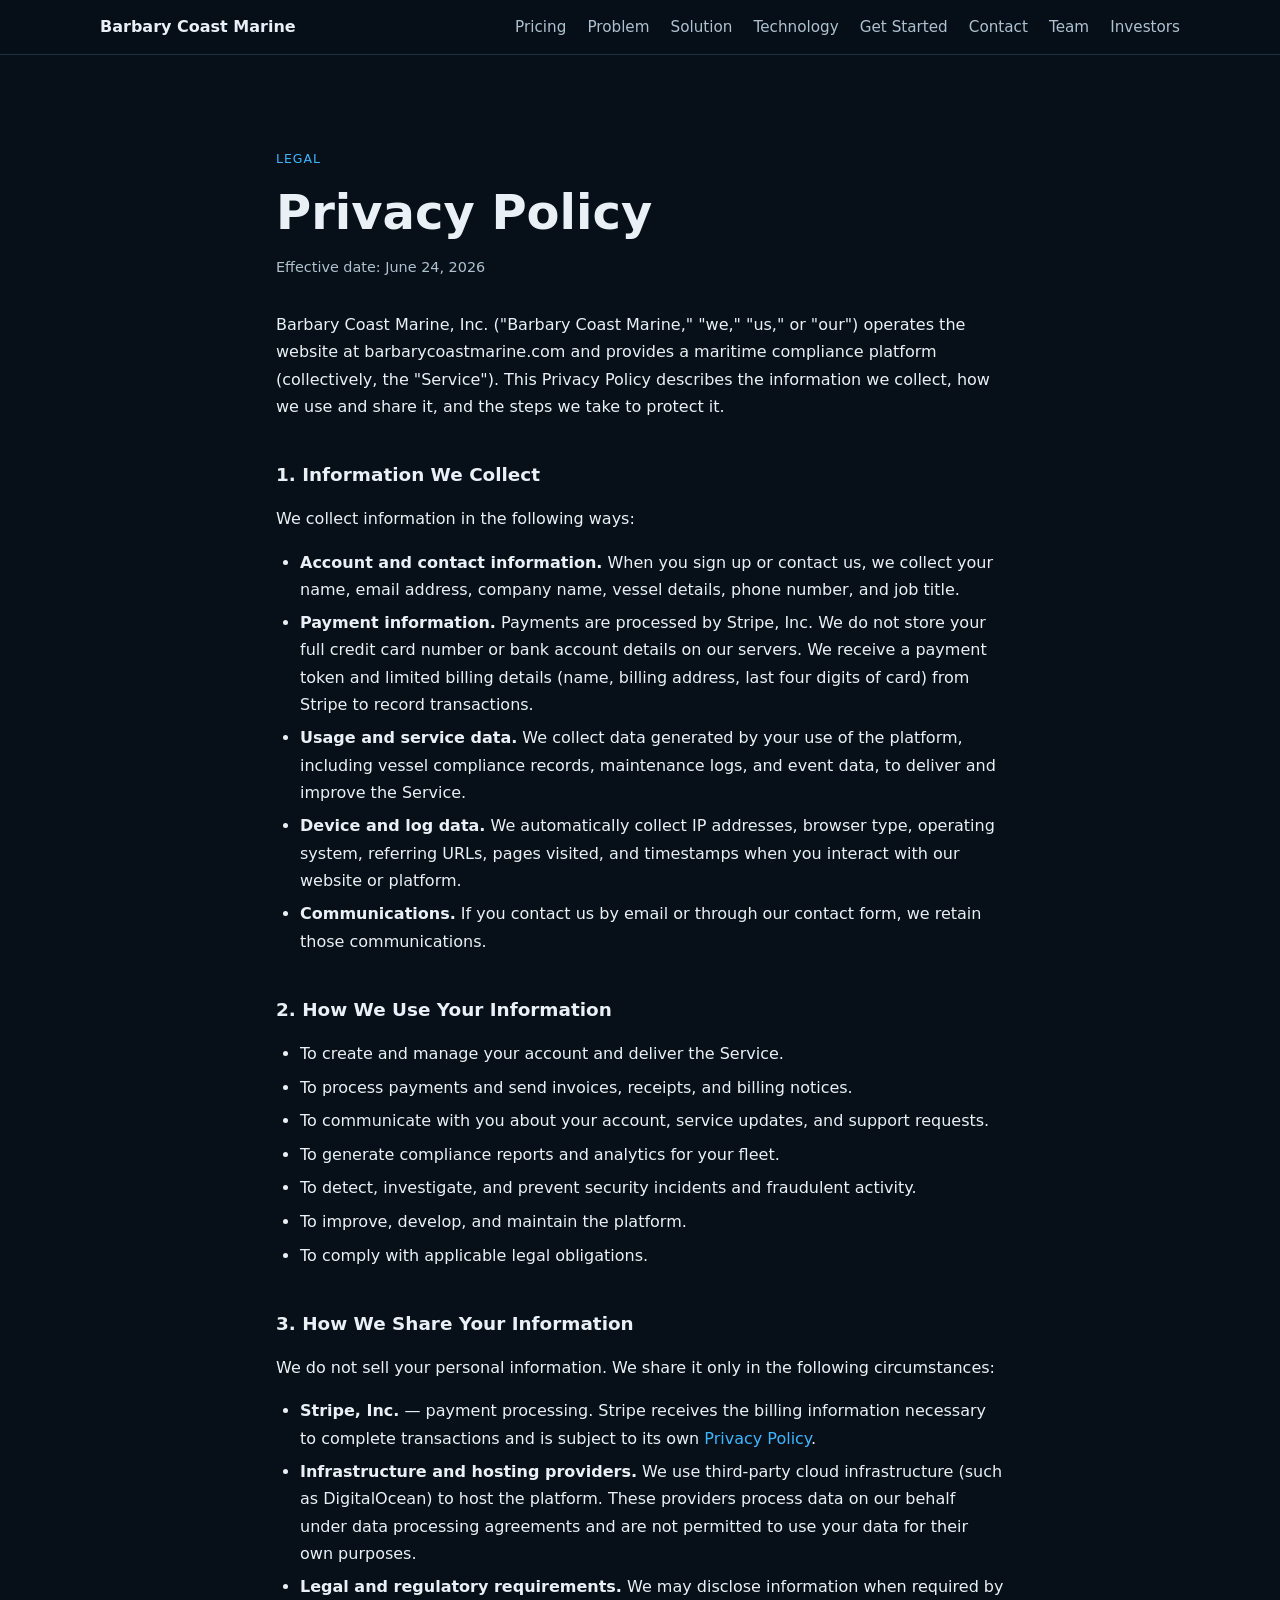
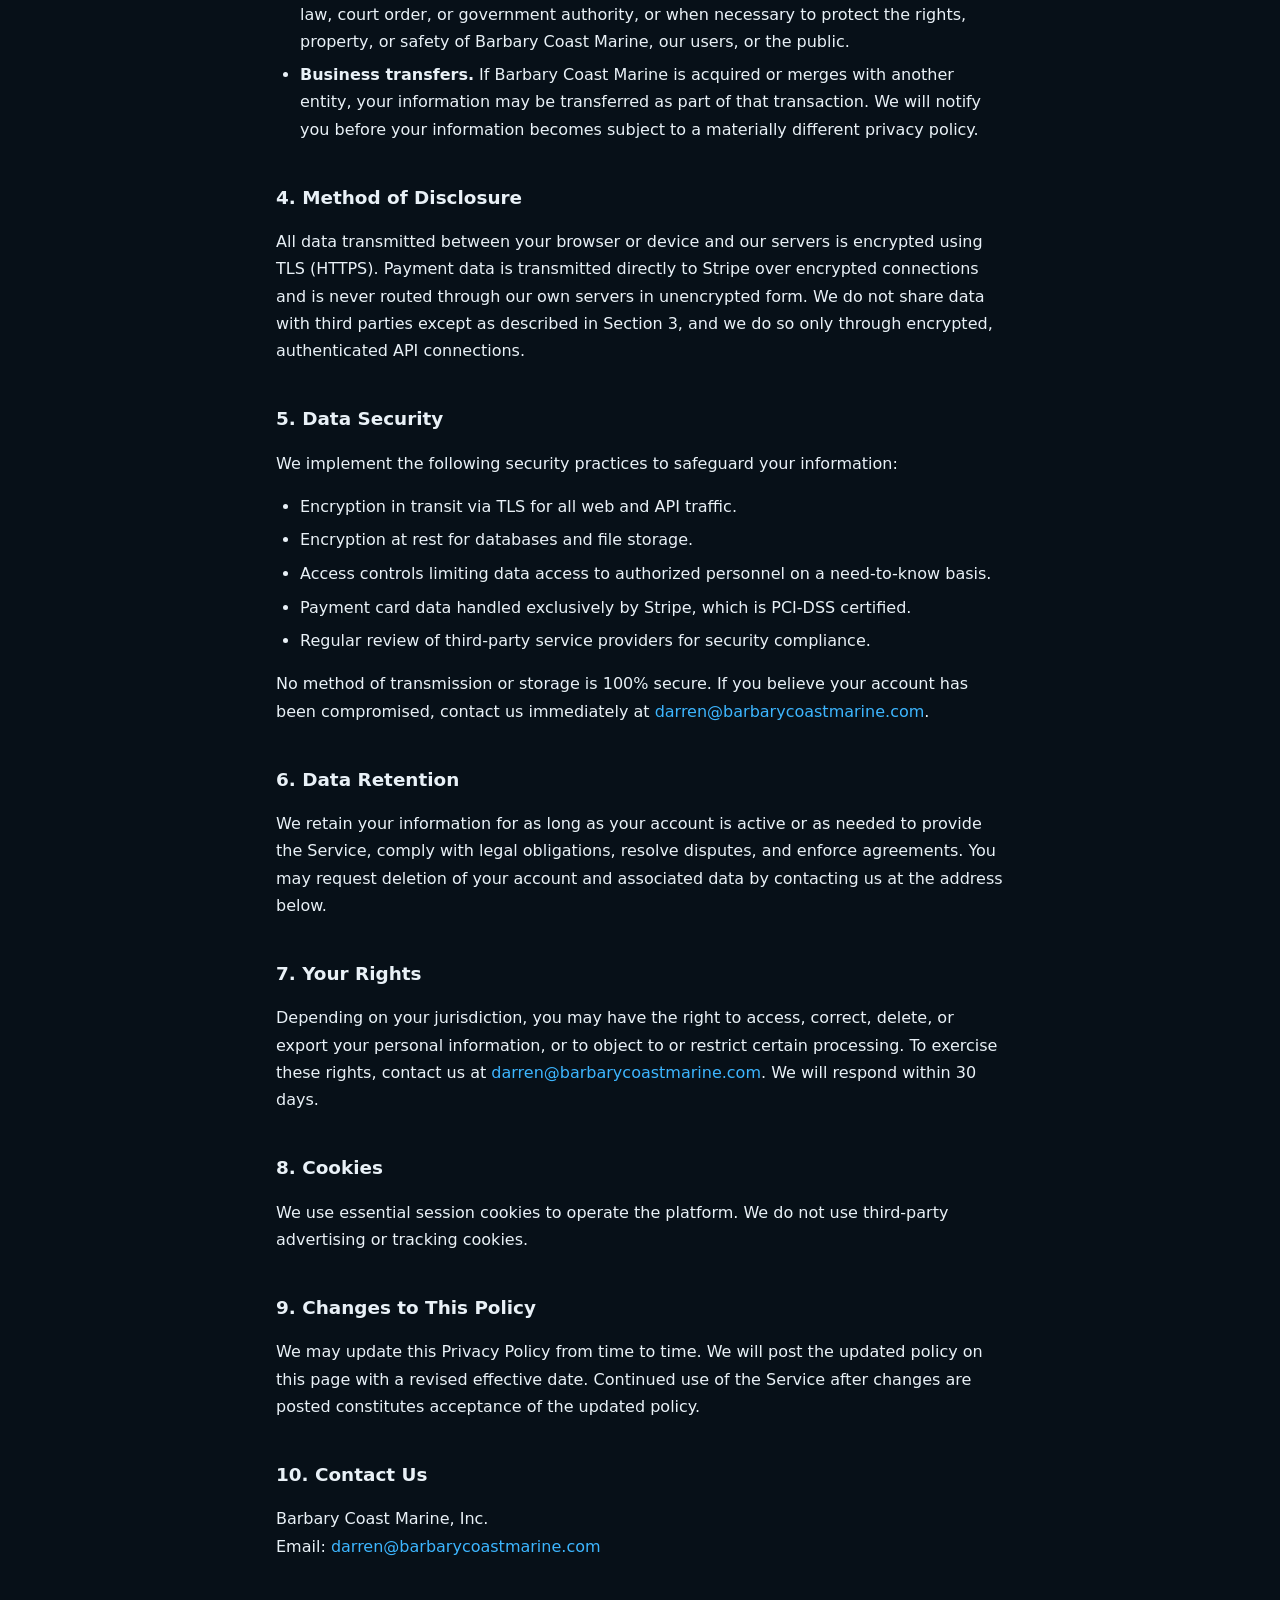
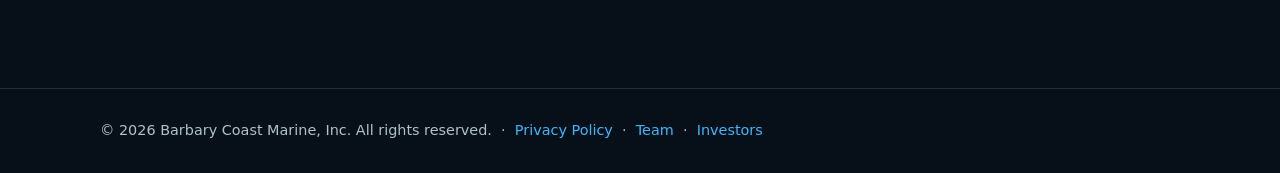
<file: privacy-policy.html>
<!doctype html>
<html lang="en">
<head>
  <meta charset="utf-8" />
  <meta name="viewport" content="width=device-width, initial-scale=1" />
  <title>Privacy Policy | Barbary Coast Marine</title>
  <meta name="description" content="Privacy Policy for Barbary Coast Marine, Inc." />
  <link rel="stylesheet" href="./styles.css" />
  <style>
    .policy-body { max-width: 760px; margin: 0 auto; padding: 2rem 1rem 4rem; }
    .policy-body h2 { margin-top: 2.5rem; font-size: 1.15rem; }
    .policy-body p, .policy-body ul { line-height: 1.7; margin-bottom: 1rem; }
    .policy-body ul { padding-left: 1.5rem; }
    .policy-body li { margin-bottom: 0.4rem; }
    .policy-body .last-updated { color: #afc1cf; font-size: 0.9rem; margin-bottom: 2rem; }
    .policy-body .eyebrow { color: var(--primary); }
    @media (max-width: 600px) {
      .policy-body { padding: 1.25rem 0.25rem 3rem; }
      .policy-body h2 { font-size: 1.05rem; }
      .policy-body p, .policy-body ul { font-size: 0.95rem; }
    }
  </style>
</head>
<body>
  <header class="site-header">
    <div class="container nav-wrap">
      <a href="./index.html#top" class="brand">Barbary Coast Marine</a>
      <button class="nav-toggle" aria-label="Toggle navigation" aria-expanded="false">
        <span></span><span></span><span></span>
      </button>
      <nav id="main-nav">
        <a href="./index.html#pricing">Pricing</a>
        <a href="./index.html#problem">Problem</a>
        <a href="./index.html#solution">Solution</a>
        <a href="./index.html#technology">Technology</a>
        <a href="./get-started.html">Get Started</a>
        <a href="./index.html#contact">Contact</a>
        <a href="./team.html">Team</a>
        <a href="./investors.html">Investors</a>
      </nav>
    </div>
  </header>

  <main id="top">
    <section class="section">
      <div class="policy-body">
        <p class="eyebrow">Legal</p>
        <h1>Privacy Policy</h1>
        <p class="last-updated">Effective date: June 24, 2026</p>

        <p>Barbary Coast Marine, Inc. ("Barbary Coast Marine," "we," "us," or "our") operates the website at barbarycoastmarine.com and provides a maritime compliance platform (collectively, the "Service"). This Privacy Policy describes the information we collect, how we use and share it, and the steps we take to protect it.</p>

        <h2>1. Information We Collect</h2>
        <p>We collect information in the following ways:</p>
        <ul>
          <li><strong>Account and contact information.</strong> When you sign up or contact us, we collect your name, email address, company name, vessel details, phone number, and job title.</li>
          <li><strong>Payment information.</strong> Payments are processed by Stripe, Inc. We do not store your full credit card number or bank account details on our servers. We receive a payment token and limited billing details (name, billing address, last four digits of card) from Stripe to record transactions.</li>
          <li><strong>Usage and service data.</strong> We collect data generated by your use of the platform, including vessel compliance records, maintenance logs, and event data, to deliver and improve the Service.</li>
          <li><strong>Device and log data.</strong> We automatically collect IP addresses, browser type, operating system, referring URLs, pages visited, and timestamps when you interact with our website or platform.</li>
          <li><strong>Communications.</strong> If you contact us by email or through our contact form, we retain those communications.</li>
        </ul>

        <h2>2. How We Use Your Information</h2>
        <ul>
          <li>To create and manage your account and deliver the Service.</li>
          <li>To process payments and send invoices, receipts, and billing notices.</li>
          <li>To communicate with you about your account, service updates, and support requests.</li>
          <li>To generate compliance reports and analytics for your fleet.</li>
          <li>To detect, investigate, and prevent security incidents and fraudulent activity.</li>
          <li>To improve, develop, and maintain the platform.</li>
          <li>To comply with applicable legal obligations.</li>
        </ul>

        <h2>3. How We Share Your Information</h2>
        <p>We do not sell your personal information. We share it only in the following circumstances:</p>
        <ul>
          <li><strong>Stripe, Inc.</strong> — payment processing. Stripe receives the billing information necessary to complete transactions and is subject to its own <a href="https://stripe.com/privacy" target="_blank" rel="noopener">Privacy Policy</a>.</li>
          <li><strong>Infrastructure and hosting providers.</strong> We use third-party cloud infrastructure (such as DigitalOcean) to host the platform. These providers process data on our behalf under data processing agreements and are not permitted to use your data for their own purposes.</li>
          <li><strong>Legal and regulatory requirements.</strong> We may disclose information when required by law, court order, or government authority, or when necessary to protect the rights, property, or safety of Barbary Coast Marine, our users, or the public.</li>
          <li><strong>Business transfers.</strong> If Barbary Coast Marine is acquired or merges with another entity, your information may be transferred as part of that transaction. We will notify you before your information becomes subject to a materially different privacy policy.</li>
        </ul>

        <h2>4. Method of Disclosure</h2>
        <p>All data transmitted between your browser or device and our servers is encrypted using TLS (HTTPS). Payment data is transmitted directly to Stripe over encrypted connections and is never routed through our own servers in unencrypted form. We do not share data with third parties except as described in Section 3, and we do so only through encrypted, authenticated API connections.</p>

        <h2>5. Data Security</h2>
        <p>We implement the following security practices to safeguard your information:</p>
        <ul>
          <li>Encryption in transit via TLS for all web and API traffic.</li>
          <li>Encryption at rest for databases and file storage.</li>
          <li>Access controls limiting data access to authorized personnel on a need-to-know basis.</li>
          <li>Payment card data handled exclusively by Stripe, which is PCI-DSS certified.</li>
          <li>Regular review of third-party service providers for security compliance.</li>
        </ul>
        <p>No method of transmission or storage is 100% secure. If you believe your account has been compromised, contact us immediately at <a href="mailto:darren@barbarycoastmarine.com">darren@barbarycoastmarine.com</a>.</p>

        <h2>6. Data Retention</h2>
        <p>We retain your information for as long as your account is active or as needed to provide the Service, comply with legal obligations, resolve disputes, and enforce agreements. You may request deletion of your account and associated data by contacting us at the address below.</p>

        <h2>7. Your Rights</h2>
        <p>Depending on your jurisdiction, you may have the right to access, correct, delete, or export your personal information, or to object to or restrict certain processing. To exercise these rights, contact us at <a href="mailto:darren@barbarycoastmarine.com">darren@barbarycoastmarine.com</a>. We will respond within 30 days.</p>

        <h2>8. Cookies</h2>
        <p>We use essential session cookies to operate the platform. We do not use third-party advertising or tracking cookies.</p>

        <h2>9. Changes to This Policy</h2>
        <p>We may update this Privacy Policy from time to time. We will post the updated policy on this page with a revised effective date. Continued use of the Service after changes are posted constitutes acceptance of the updated policy.</p>

        <h2>10. Contact Us</h2>
        <p>Barbary Coast Marine, Inc.<br>
        Email: <a href="mailto:darren@barbarycoastmarine.com">darren@barbarycoastmarine.com</a></p>
      </div>
    </section>
  </main>

  <footer class="site-footer">
    <div class="container">
      <p>© <span id="year"></span> Barbary Coast Marine, Inc. All rights reserved. &nbsp;·&nbsp; <a href="./privacy-policy.html">Privacy Policy</a> &nbsp;·&nbsp; <a href="./team.html">Team</a> &nbsp;·&nbsp; <a href="./investors.html">Investors</a></p>
    </div>
  </footer>

  <script src="./script.js"></script>
</body>
</html>
</file>
<file: styles.css>
:root {
  --bg: #071018;
  --card: #0d1b27;
  --text: #e9f1f7;
  --muted: #afc1cf;
  --primary: #3db6ff;
  --primary-dark: #1c93dc;
  --border: #1e3143;
}

* { box-sizing: border-box; }
html, body { margin: 0; padding: 0; }
body {
  font-family: Inter, system-ui, -apple-system, Segoe UI, Roboto, sans-serif;
  background: var(--bg);
  color: var(--text);
  line-height: 1.6;
}

a { color: var(--primary); text-decoration: none; }
a:hover { text-decoration: underline; }

.container {
  width: min(1080px, 92vw);
  margin: 0 auto;
}

.site-header {
  position: sticky;
  top: 0;
  z-index: 20;
  background: rgba(7, 16, 24, 0.9);
  backdrop-filter: blur(8px);
  border-bottom: 1px solid var(--border);
}

.nav-wrap {
  display: flex;
  justify-content: space-between;
  align-items: center;
  padding: 0.9rem 0;
}

.brand {
  font-weight: 700;
  color: var(--text);
  display: inline-flex;
  align-items: center;
  gap: 0.55rem;
}

.brand-logo {
  width: 38px;
  height: 38px;
  border-radius: 8px;
  object-fit: cover;
}

nav a {
  margin-left: 1rem;
  color: var(--muted);
  font-size: 0.95rem;
}

.hero {
  padding: 4rem 0 2rem;
  background-image: linear-gradient(rgba(255,255,255,0.60), rgba(255,255,255,0.60)), url('./assets/hero-bg.jpg');
  background-position: center center;
  background-size: cover;
  background-repeat: no-repeat;
}

.hero-grid {
  display: grid;
  grid-template-columns: 1.35fr 1fr;
  gap: 1.4rem;
  align-items: stretch;
}

.eyebrow {
  color: #324a6d;
  text-transform: uppercase;
  letter-spacing: 0.08em;
  font-size: 0.78rem;
  margin-bottom: 0.4rem;
}

.hero h1 { color: #1c244b; }
.hero .lead { color: #324a6d; }

h1 {
  font-size: clamp(2rem, 4vw, 3rem);
  line-height: 1.15;
  margin: 0 0 0.8rem;
}

.lead {
  color: var(--muted);
  font-size: 1.1rem;
  max-width: 54ch;
}

.cta-row { display: flex; gap: 0.75rem; margin-top: 1.1rem; }

.btn {
  border: 1px solid var(--border);
  border-radius: 10px;
  padding: 0.65rem 0.95rem;
  font-weight: 600;
  display: inline-block;
}

.btn-primary {
  background: var(--primary);
  color: #062235;
  border-color: var(--primary);
}

.btn-primary:hover { background: var(--primary-dark); text-decoration: none; }

.btn-secondary {
  color: var(--text);
  background: transparent;
}

.hero-card {
  background: linear-gradient(170deg, #102131, #0b1621);
  border: 1px solid var(--border);
  border-radius: 16px;
  padding: 1rem 1.1rem;
}

.hero-card h2 { margin-top: 0; font-size: 1.05rem; }
.raise { font-size: 1.65rem; font-weight: 700; color: var(--primary); margin: 0.2rem 0 0.5rem; }
.hero-card ul { margin: 0.6rem 0 0; padding-left: 1.2rem; color: var(--muted); }

.section { padding: 3rem 0; }
.section.alt { background: #081521; border-top: 1px solid var(--border); border-bottom: 1px solid var(--border); }

h2 { margin-top: 0; font-size: clamp(1.5rem, 2.4vw, 2rem); }
h3 { margin: 0 0 0.35rem; }

.cards {
  display: grid;
  grid-template-columns: repeat(2, minmax(0, 1fr));
  gap: 0.8rem;
}
.card {
  background: var(--card);
  border: 1px solid var(--border);
  border-radius: 12px;
  padding: 0.9rem;
}
.card p { margin: 0; color: var(--muted); }

.feature-grid {
  display: grid;
  grid-template-columns: repeat(2, minmax(0, 1fr));
  gap: 1rem;
}
.feature-grid article {
  border-left: 3px solid var(--primary);
  padding: 0.1rem 0 0.1rem 0.7rem;
}
.feature-grid p { margin: 0; color: var(--muted); }

.steps {
  color: var(--muted);
  display: grid;
  gap: 0.45rem;
  padding-left: 1.2rem;
}

.outcomes ul { color: var(--muted); }

.contact-wrap {
  display: grid;
  grid-template-columns: 1fr 1fr;
  gap: 1rem;
}

.contact-form {
  background: var(--card);
  border: 1px solid var(--border);
  border-radius: 12px;
  padding: 0.9rem;
  display: grid;
  gap: 0.6rem;
}

label { display: grid; gap: 0.25rem; font-size: 0.92rem; color: var(--muted); }
input, textarea {
  width: 100%;
  border: 1px solid var(--border);
  border-radius: 8px;
  padding: 0.6rem;
  background: #07131f;
  color: var(--text);
}

.site-footer {
  border-top: 1px solid var(--border);
  color: var(--muted);
  font-size: 0.9rem;
  padding: 1rem 0;
}

.nav-toggle {
  display: none;
  flex-direction: column;
  justify-content: center;
  gap: 5px;
  background: none;
  border: none;
  cursor: pointer;
  padding: 0.4rem;
}

.nav-toggle span {
  display: block;
  width: 24px;
  height: 2px;
  background: var(--text);
  border-radius: 2px;
  transition: transform 0.2s, opacity 0.2s;
}

.nav-toggle[aria-expanded="true"] span:nth-child(1) { transform: translateY(7px) rotate(45deg); }
.nav-toggle[aria-expanded="true"] span:nth-child(2) { opacity: 0; }
.nav-toggle[aria-expanded="true"] span:nth-child(3) { transform: translateY(-7px) rotate(-45deg); }

@media (max-width: 860px) {
  .hero-grid,
  .contact-wrap,
  .feature-grid,
  .cards {
    grid-template-columns: 1fr;
  }

  .nav-toggle { display: flex; }

  nav {
    display: none;
    position: absolute;
    top: 100%;
    left: 0;
    right: 0;
    background: rgba(7, 16, 24, 0.97);
    border-bottom: 1px solid var(--border);
    padding: 1rem 0;
    flex-direction: column;
    align-items: center;
    gap: 0;
  }

  nav.open { display: flex; }

  nav a {
    margin: 0;
    padding: 0.75rem 1.5rem;
    width: 100%;
    text-align: center;
    font-size: 1rem;
    border-bottom: 1px solid var(--border);
  }

  nav a:last-child { border-bottom: none; }

  .site-header { position: sticky; }
}
/* Get Started / pricing page */
.pricing-grid {
  display: grid;
  grid-template-columns: repeat(3, minmax(0, 1fr));
  gap: 1rem;
  align-items: start;
}
.plan {
  background: var(--card);
  border: 1px solid var(--border);
  border-radius: 16px;
  padding: 1.4rem 1.3rem;
}
.plan.featured { border-color: var(--primary); }
.plan .badge {
  display: inline-block;
  background: var(--primary);
  color: #062235;
  font-size: 0.72rem;
  font-weight: 700;
  text-transform: uppercase;
  letter-spacing: 0.06em;
  padding: 0.18rem 0.5rem;
  border-radius: 999px;
  margin: 0 0 0.5rem;
}
.plan h3 { font-size: 1.2rem; }
.plan .price { font-size: 2.1rem; font-weight: 700; color: var(--primary); margin: 0.3rem 0 0; }
.plan .price span { font-size: 1rem; font-weight: 500; color: var(--muted); }
.plan .setup { color: var(--muted); margin: 0.2rem 0 1rem; font-size: 0.95rem; }
.plan ul { color: var(--muted); padding-left: 1.2rem; margin: 0 0 1.3rem; display: grid; gap: 0.35rem; }
.plan .btn { width: 100%; text-align: center; }
.pay-note { color: var(--muted); font-size: 0.92rem; margin-top: 1.2rem; }
.fleet-note { color: var(--muted); font-size: 0.85rem; margin-top: 0.75rem; text-align: center; }

@media (max-width: 960px) {
  .pricing-grid { grid-template-columns: 1fr; }
}

/* Team page */
.team-grid {
  display: grid;
  grid-template-columns: repeat(3, minmax(0, 1fr));
  gap: 1rem;
}
.team-member {
  background: var(--card);
  border: 1px solid var(--border);
  border-radius: 12px;
  padding: 1.2rem;
  text-align: center;
}
.team-member h3 { margin-bottom: 0.2rem; }
.team-member .role { color: var(--primary); font-weight: 600; font-size: 0.92rem; margin: 0 0 0.6rem; }
.team-member p:last-child { color: var(--muted); margin: 0; font-size: 0.92rem; }

@media (max-width: 860px) {
  .team-grid { grid-template-columns: 1fr; }
}
</file>
